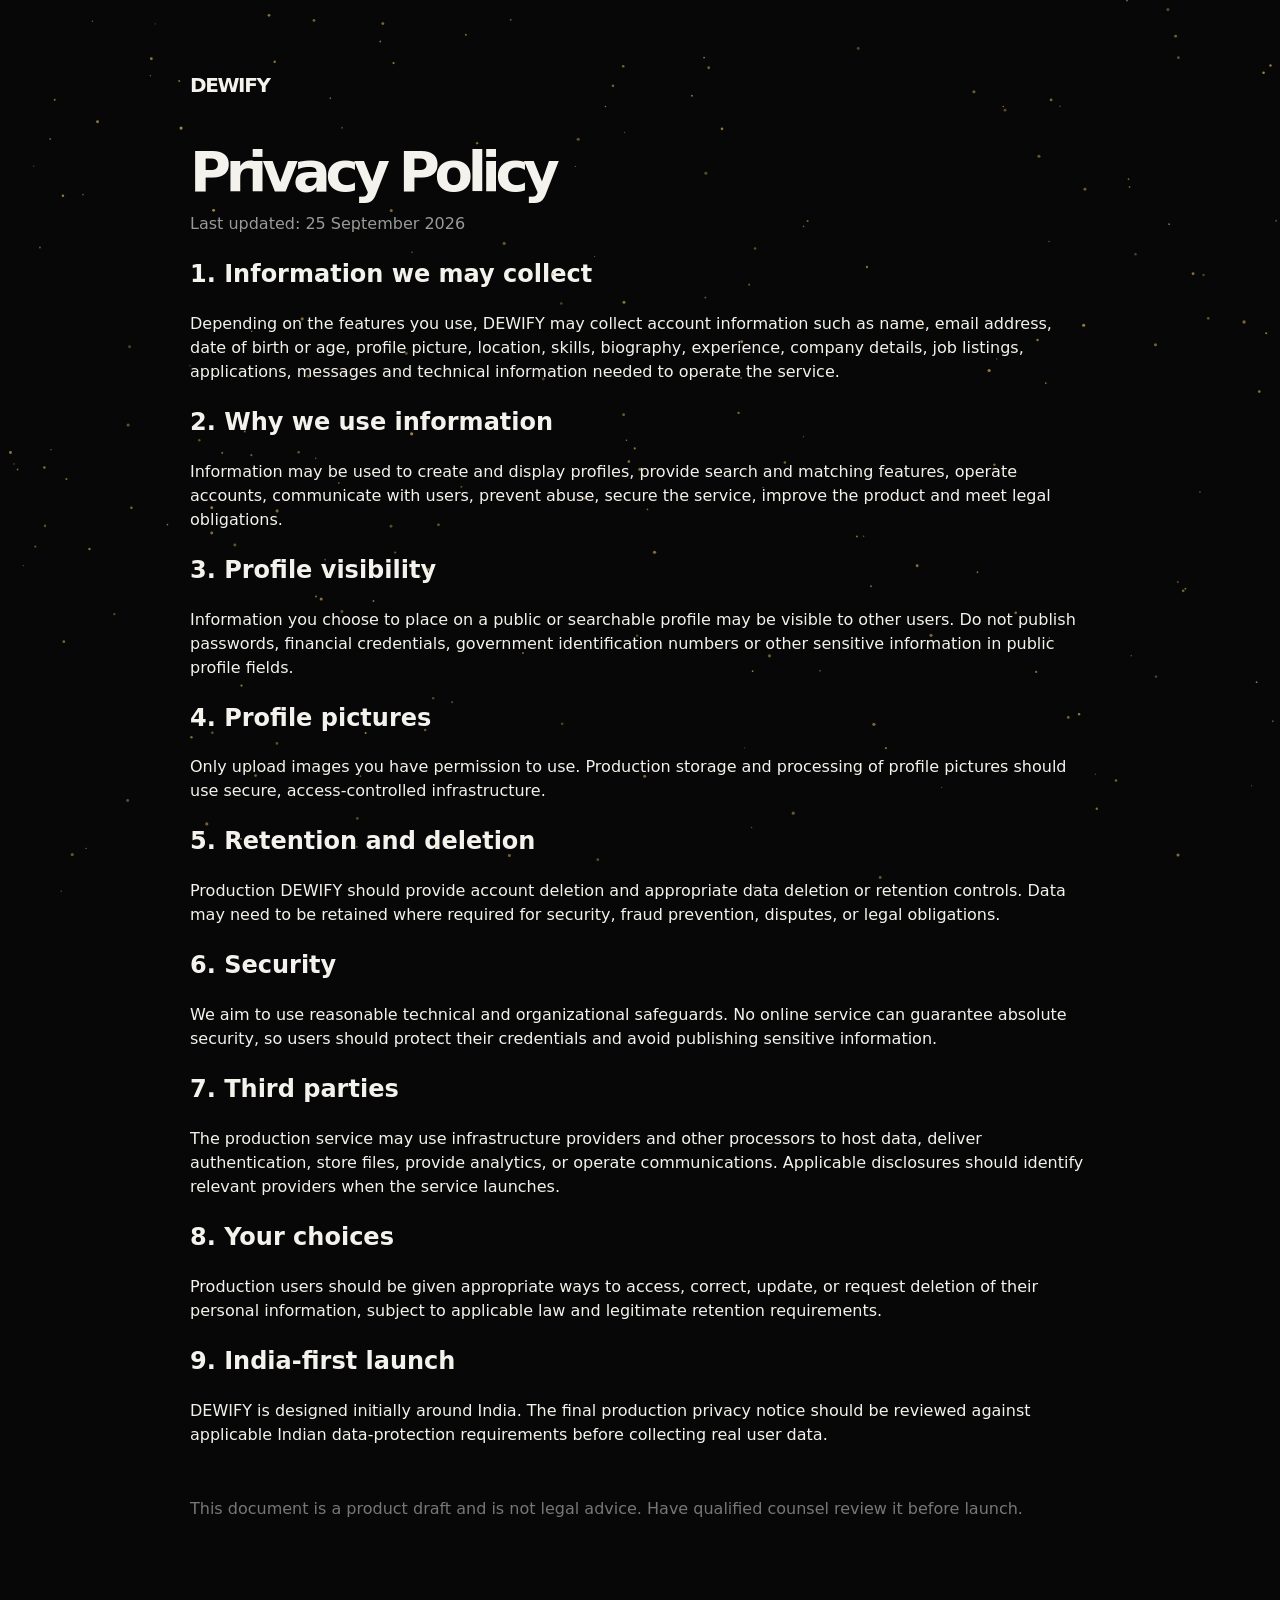
<file: privacy.html>
<!doctype html><html lang="en"><head><meta charset="utf-8"><meta name="viewport" content="width=device-width,initial-scale=1"><title>DEWIFY — Privacy Policy</title><link rel="stylesheet" href="styles.css"></head><body><canvas id="starfield" aria-hidden="true"></canvas><main class="section-pad" style="max-width:900px;margin:0 auto;padding-top:70px;padding-bottom:80px"><a class="brand" href="index.html"><span class="brand-name">DEWIFY</span></a><h1 style="font-size:56px;margin-top:50px">Privacy Policy</h1><p style="color:#999">Last updated: 25 September 2026</p><h2>1. Information we may collect</h2><p>Depending on the features you use, DEWIFY may collect account information such as name, email address, date of birth or age, profile picture, location, skills, biography, experience, company details, job listings, applications, messages and technical information needed to operate the service.</p><h2>2. Why we use information</h2><p>Information may be used to create and display profiles, provide search and matching features, operate accounts, communicate with users, prevent abuse, secure the service, improve the product and meet legal obligations.</p><h2>3. Profile visibility</h2><p>Information you choose to place on a public or searchable profile may be visible to other users. Do not publish passwords, financial credentials, government identification numbers or other sensitive information in public profile fields.</p><h2>4. Profile pictures</h2><p>Only upload images you have permission to use. Production storage and processing of profile pictures should use secure, access-controlled infrastructure.</p><h2>5. Retention and deletion</h2><p>Production DEWIFY should provide account deletion and appropriate data deletion or retention controls. Data may need to be retained where required for security, fraud prevention, disputes, or legal obligations.</p><h2>6. Security</h2><p>We aim to use reasonable technical and organizational safeguards. No online service can guarantee absolute security, so users should protect their credentials and avoid publishing sensitive information.</p><h2>7. Third parties</h2><p>The production service may use infrastructure providers and other processors to host data, deliver authentication, store files, provide analytics, or operate communications. Applicable disclosures should identify relevant providers when the service launches.</p><h2>8. Your choices</h2><p>Production users should be given appropriate ways to access, correct, update, or request deletion of their personal information, subject to applicable law and legitimate retention requirements.</p><h2>9. India-first launch</h2><p>DEWIFY is designed initially around India. The final production privacy notice should be reviewed against applicable Indian data-protection requirements before collecting real user data.</p><p style="color:#777;margin-top:50px">This document is a product draft and is not legal advice. Have qualified counsel review it before launch.</p></main><script src="stars.js?v=20260925-dewify1" defer></script></body></html>
</file>
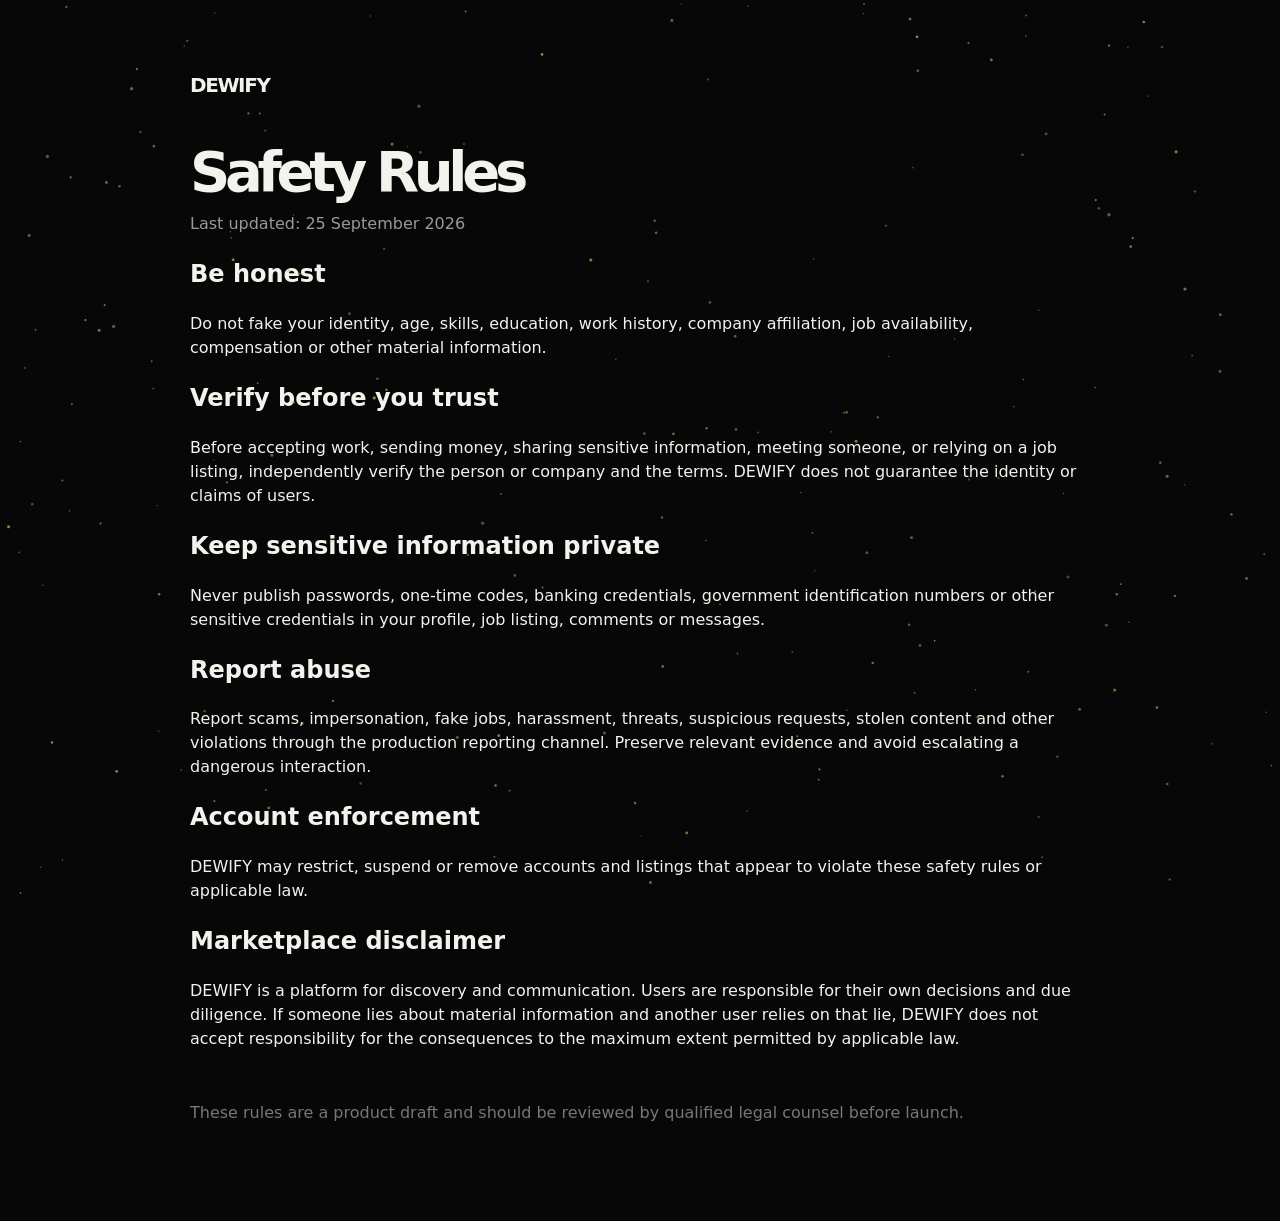
<file: safety.html>
<!doctype html><html lang="en"><head><meta charset="utf-8"><meta name="viewport" content="width=device-width,initial-scale=1"><title>DEWIFY — Safety Rules</title><link rel="stylesheet" href="styles.css"></head><body><canvas id="starfield" aria-hidden="true"></canvas><main class="section-pad" style="max-width:900px;margin:0 auto;padding-top:70px;padding-bottom:80px"><a class="brand" href="index.html"><span class="brand-name">DEWIFY</span></a><h1 style="font-size:56px;margin-top:50px">Safety Rules</h1><p style="color:#999">Last updated: 25 September 2026</p><h2>Be honest</h2><p>Do not fake your identity, age, skills, education, work history, company affiliation, job availability, compensation or other material information.</p><h2>Verify before you trust</h2><p>Before accepting work, sending money, sharing sensitive information, meeting someone, or relying on a job listing, independently verify the person or company and the terms. DEWIFY does not guarantee the identity or claims of users.</p><h2>Keep sensitive information private</h2><p>Never publish passwords, one-time codes, banking credentials, government identification numbers or other sensitive credentials in your profile, job listing, comments or messages.</p><h2>Report abuse</h2><p>Report scams, impersonation, fake jobs, harassment, threats, suspicious requests, stolen content and other violations through the production reporting channel. Preserve relevant evidence and avoid escalating a dangerous interaction.</p><h2>Account enforcement</h2><p>DEWIFY may restrict, suspend or remove accounts and listings that appear to violate these safety rules or applicable law.</p><h2>Marketplace disclaimer</h2><p>DEWIFY is a platform for discovery and communication. Users are responsible for their own decisions and due diligence. If someone lies about material information and another user relies on that lie, DEWIFY does not accept responsibility for the consequences to the maximum extent permitted by applicable law.</p><p style="color:#777;margin-top:50px">These rules are a product draft and should be reviewed by qualified legal counsel before launch.</p></main><script src="stars.js?v=20260925-dewify1" defer></script></body></html>
</file>
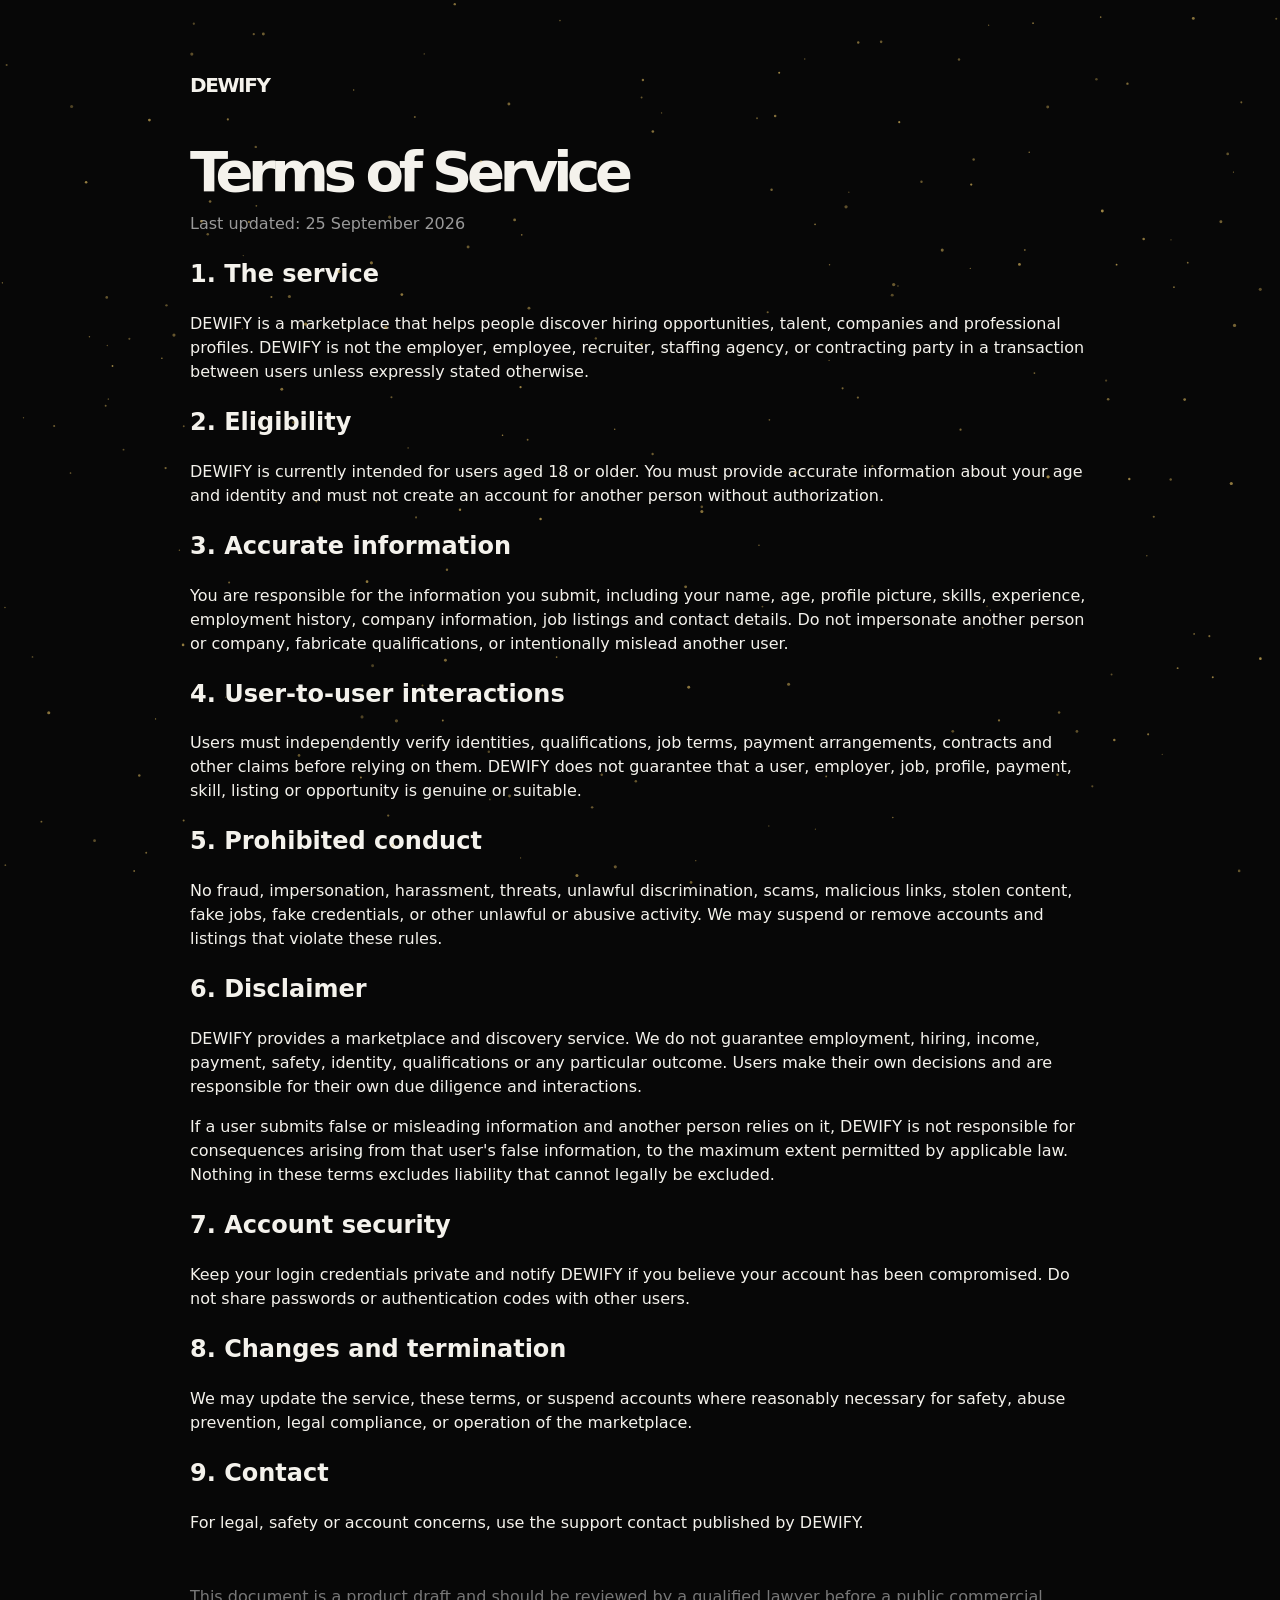
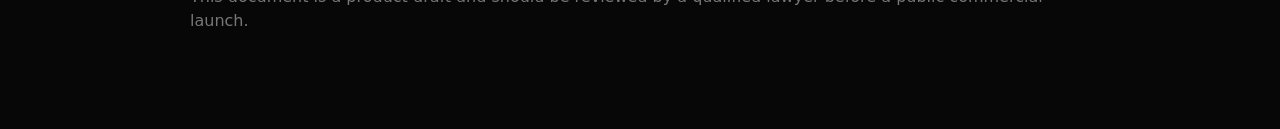
<file: terms.html>
<!doctype html><html lang="en"><head><meta charset="utf-8"><meta name="viewport" content="width=device-width,initial-scale=1"><title>DEWIFY — Terms of Service</title><link rel="stylesheet" href="styles.css"></head><body><canvas id="starfield" aria-hidden="true"></canvas><main class="section-pad" style="max-width:900px;margin:0 auto;padding-top:70px;padding-bottom:80px"><a class="brand" href="index.html"><span class="brand-name">DEWIFY</span></a><h1 style="font-size:56px;margin-top:50px">Terms of Service</h1><p style="color:#999">Last updated: 25 September 2026</p><h2>1. The service</h2><p>DEWIFY is a marketplace that helps people discover hiring opportunities, talent, companies and professional profiles. DEWIFY is not the employer, employee, recruiter, staffing agency, or contracting party in a transaction between users unless expressly stated otherwise.</p><h2>2. Eligibility</h2><p>DEWIFY is currently intended for users aged 18 or older. You must provide accurate information about your age and identity and must not create an account for another person without authorization.</p><h2>3. Accurate information</h2><p>You are responsible for the information you submit, including your name, age, profile picture, skills, experience, employment history, company information, job listings and contact details. Do not impersonate another person or company, fabricate qualifications, or intentionally mislead another user.</p><h2>4. User-to-user interactions</h2><p>Users must independently verify identities, qualifications, job terms, payment arrangements, contracts and other claims before relying on them. DEWIFY does not guarantee that a user, employer, job, profile, payment, skill, listing or opportunity is genuine or suitable.</p><h2>5. Prohibited conduct</h2><p>No fraud, impersonation, harassment, threats, unlawful discrimination, scams, malicious links, stolen content, fake jobs, fake credentials, or other unlawful or abusive activity. We may suspend or remove accounts and listings that violate these rules.</p><h2>6. Disclaimer</h2><p>DEWIFY provides a marketplace and discovery service. We do not guarantee employment, hiring, income, payment, safety, identity, qualifications or any particular outcome. Users make their own decisions and are responsible for their own due diligence and interactions.</p><p>If a user submits false or misleading information and another person relies on it, DEWIFY is not responsible for consequences arising from that user's false information, to the maximum extent permitted by applicable law. Nothing in these terms excludes liability that cannot legally be excluded.</p><h2>7. Account security</h2><p>Keep your login credentials private and notify DEWIFY if you believe your account has been compromised. Do not share passwords or authentication codes with other users.</p><h2>8. Changes and termination</h2><p>We may update the service, these terms, or suspend accounts where reasonably necessary for safety, abuse prevention, legal compliance, or operation of the marketplace.</p><h2>9. Contact</h2><p>For legal, safety or account concerns, use the support contact published by DEWIFY.</p><p style="color:#777;margin-top:50px">This document is a product draft and should be reviewed by a qualified lawyer before a public commercial launch.</p></main><script src="stars.js?v=20260925-dewify1" defer></script></body></html>
</file>
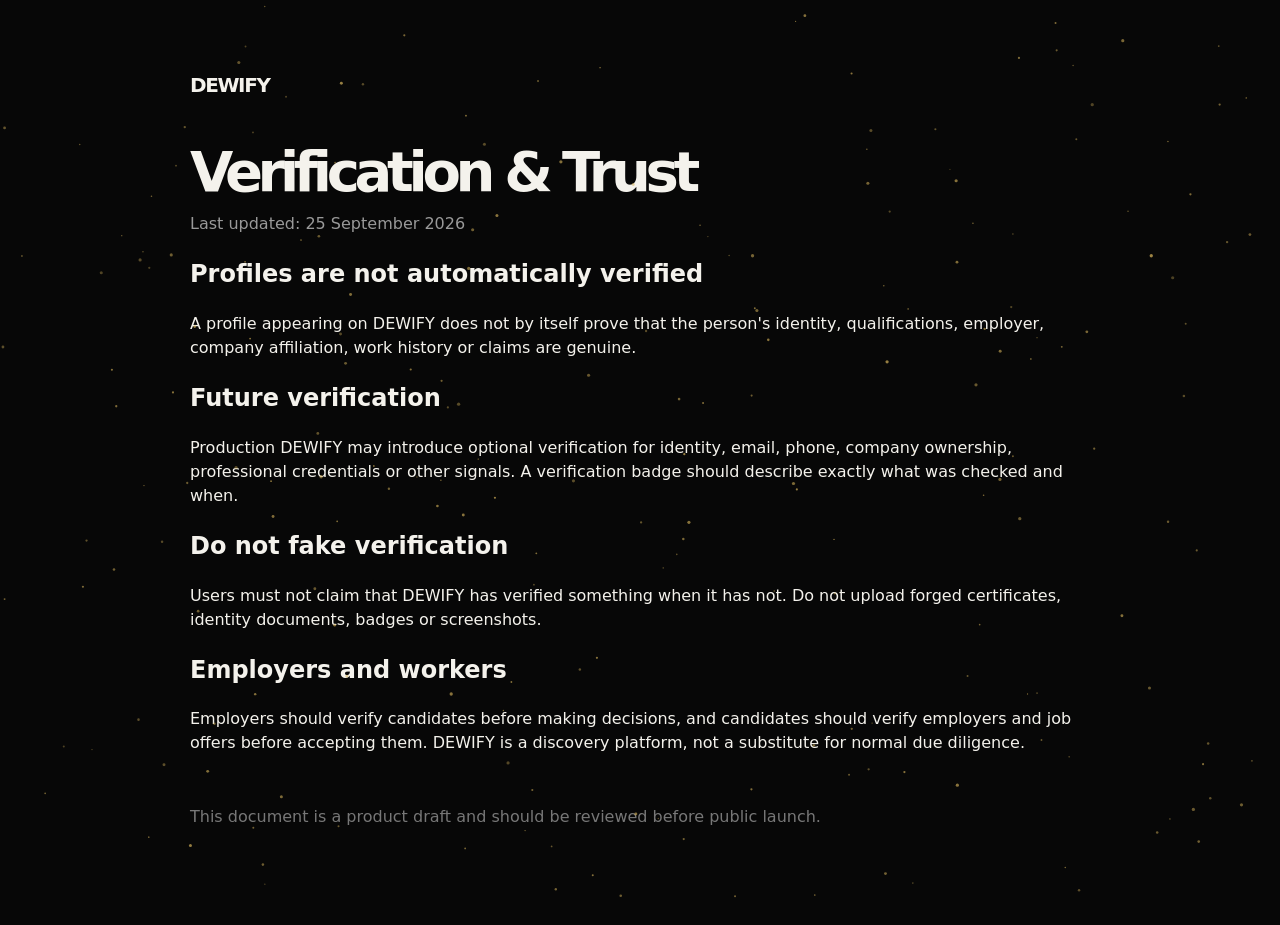
<file: verification.html>
<!doctype html><html lang="en"><head><meta charset="utf-8"><meta name="viewport" content="width=device-width,initial-scale=1"><title>DEWIFY — Verification & Trust</title><link rel="stylesheet" href="styles.css"></head><body><canvas id="starfield" aria-hidden="true"></canvas><main class="section-pad" style="max-width:900px;margin:0 auto;padding-top:70px;padding-bottom:80px"><a class="brand" href="index.html"><span class="brand-name">DEWIFY</span></a><h1 style="font-size:56px;margin-top:50px">Verification & Trust</h1><p style="color:#999">Last updated: 25 September 2026</p><h2>Profiles are not automatically verified</h2><p>A profile appearing on DEWIFY does not by itself prove that the person's identity, qualifications, employer, company affiliation, work history or claims are genuine.</p><h2>Future verification</h2><p>Production DEWIFY may introduce optional verification for identity, email, phone, company ownership, professional credentials or other signals. A verification badge should describe exactly what was checked and when.</p><h2>Do not fake verification</h2><p>Users must not claim that DEWIFY has verified something when it has not. Do not upload forged certificates, identity documents, badges or screenshots.</p><h2>Employers and workers</h2><p>Employers should verify candidates before making decisions, and candidates should verify employers and job offers before accepting them. DEWIFY is a discovery platform, not a substitute for normal due diligence.</p><p style="color:#777;margin-top:50px">This document is a product draft and should be reviewed before public launch.</p></main><script src="stars.js?v=20260925-dewify1" defer></script></body></html>
</file>
<file: styles.css>
:root{--bg:#070708;--panel:#101012;--panel2:#151519;--text:#f5f4f1;--muted:#a4a2a0;--line:#242428;--accent:#ff5b2d;--accent2:#ff8a4b;--white:#fff;--shadow:0 24px 80px rgba(0,0,0,.36)}
*{box-sizing:border-box}html{scroll-behavior:auto}body{margin:0;background:radial-gradient(900px 520px at 75% -10%,rgba(255,82,38,.13),transparent 58%),var(--bg);color:var(--text);font-family:Inter,ui-sans-serif,system-ui,-apple-system,Segoe UI,Roboto,Arial,sans-serif;line-height:1.5}button,input,select,textarea{font:inherit}button{cursor:pointer}.page-shell{min-height:100vh}.section-pad{padding-left:clamp(20px,5vw,88px);padding-right:clamp(20px,5vw,88px)}
.site-header{height:78px;display:flex;align-items:center;justify-content:space-between;padding:0 clamp(20px,5vw,88px);border-bottom:1px solid rgba(255,255,255,.06);position:sticky;top:0;z-index:30;backdrop-filter:none;background:rgba(7,7,8,.78)}.brand{display:flex;align-items:center;gap:10px;color:var(--text);text-decoration:none;font-weight:800;letter-spacing:-.03em;font-size:20px}.brand-mark{width:34px;height:34px;display:grid;place-items:center;border:1px solid rgba(255,110,69,.3);background:linear-gradient(180deg,rgba(255,91,45,.18),rgba(255,91,45,.06));border-radius:10px;box-shadow:0 0 30px rgba(255,91,45,.1)}.brand-mark svg{width:22px;height:22px;fill:var(--accent)}.brand-mark .inner{fill:#ffd4bf}.nav-links{display:flex;gap:28px}.nav-links a{color:#bdbab6;text-decoration:none;font-size:14px}.nav-links a:hover{color:var(--white)}.nav-actions{display:flex;gap:10px}.btn{border:0;border-radius:11px;padding:11px 16px;font-weight:750;transition:.12s transform,.12s background,.12s border-color}.btn:hover{transform:none}.btn-primary{background:linear-gradient(180deg,#ff6e3f,#ef4e24);color:#fff;box-shadow:0 10px 30px rgba(255,91,45,.2)}.btn-secondary{background:#171719;border:1px solid #2b2b30;color:#fff}.btn-ghost{background:transparent;color:#d4d1cf;border:1px solid transparent}.btn-light{background:#f4f2ee;color:#0b0b0d}.btn-lg{padding:14px 20px;font-size:15px;border-radius:13px}
.hero{min-height:680px;display:grid;grid-template-columns:1.1fr .9fr;gap:40px;align-items:center;padding-top:76px;padding-bottom:84px}.eyebrow{color:#ff9d77;text-transform:uppercase;letter-spacing:.18em;font-size:11px;font-weight:850;display:flex;align-items:center;gap:8px}.pulse,.status-dot{display:inline-block;width:7px;height:7px;border-radius:99px;background:var(--accent);box-shadow:0 0 14px rgba(255,91,45,.8)}h1{font-size:clamp(52px,7vw,92px);line-height:.95;letter-spacing:-.06em;margin:18px 0}.accent{color:#ff7040}.hero-sub{max-width:620px;color:#a7a4a1;font-size:18px}.hero-ctas{display:flex;gap:11px;margin:30px 0 18px}.trust-row{color:#77756f;font-size:12px;display:flex;gap:10px}.hero-panel{position:relative;min-height:520px;display:flex;flex-direction:column;justify-content:center;gap:18px}.hero-panel-glow{position:absolute;inset:10% 0 0 10%;background:radial-gradient(circle at 55% 25%,rgba(255,76,30,.2),transparent 42%);filter:none;opacity:.35;pointer-events:none}.search-card,.match-stack{position:relative;border:1px solid rgba(255,255,255,.09);background:linear-gradient(180deg,rgba(20,20,23,.88),rgba(11,11,13,.88));border-radius:20px;box-shadow:var(--shadow)}.search-card{padding:22px}.mini-label{font-size:11px;text-transform:uppercase;letter-spacing:.16em;color:#8b8884;margin-bottom:10px}.big-search{display:flex;align-items:center;gap:10px;background:#09090a;border:1px solid #252529;border-radius:14px;padding:6px}.big-search input{flex:1;min-width:0;background:transparent;border:0;outline:0;color:#f5f4f1;padding:10px}.search-icon{color:#777;line-height:1}.search-go{border:0;background:#202023;color:#fff;border-radius:10px;padding:10px 13px}.search-chips{display:flex;gap:8px;flex-wrap:wrap;margin-top:12px}.search-chips button{background:#18181b;border:1px solid #2a2a2e;color:#aaa;padding:7px 10px;border-radius:999px;font-size:12px}.match-stack{padding:15px}.match-head,.result-toolbar{display:flex;justify-content:space-between;align-items:center;color:#777;font-size:12px}.match-card{display:grid;grid-template-columns:auto 1fr auto;gap:12px;align-items:center;margin-top:11px;padding:12px;border:1px solid #232327;border-radius:13px;background:#121214}.avatar{width:38px;height:38px;border-radius:11px;display:grid;place-items:center;background:#27272b;font-size:12px;font-weight:800}.avatar.orange{background:#3c281e;color:#ff9e6d}.avatar.violet{background:#27233a;color:#b9abff}.match-info{display:flex;flex-direction:column;min-width:0}.match-info strong{font-size:13px}.match-info span{font-size:11px;color:#85827f;white-space:nowrap;overflow:hidden;text-overflow:ellipsis}.match-score{font-weight:850;color:#ff9c74}
.stats{display:grid;grid-template-columns:repeat(4,1fr);gap:18px;padding-top:22px;padding-bottom:72px}.stats>div{padding:18px 18px 16px;border-top:1px solid #252529}.stats strong{display:block;font-size:30px;letter-spacing:-.05em}.stats span{color:#777570;font-size:12px}
.market{padding-top:30px;padding-bottom:92px}.section-head{display:flex;justify-content:space-between;align-items:end;gap:20px;margin-bottom:22px}.section-head h2{font-size:clamp(34px,4.3vw,54px);line-height:1;letter-spacing:-.05em;margin:12px 0 0}.segmented{display:flex;gap:4px;padding:4px;border:1px solid #26262a;border-radius:12px;background:#111113}.seg{border:0;background:transparent;color:#777;padding:9px 13px;border-radius:8px;font-size:12px}.seg.active{background:#242428;color:#fff}.market-search{display:grid;grid-template-columns:auto 1fr 220px auto;gap:10px;align-items:center;padding:7px 8px 7px 14px;border:1px solid #2a2a2e;background:#0e0e10;border-radius:14px;margin-bottom:22px}.market-search input{background:transparent;border:0;outline:0;color:#fff;min-width:0}.market-search select,.filters select{background:#17171a;border:1px solid #2a2a2f;color:#bbb;border-radius:10px;padding:9px 10px}.content-grid{display:grid;grid-template-columns:220px 1fr;gap:22px}.filters{border:1px solid #242427;border-radius:16px;padding:16px;background:#101012;height:max-content}.filter-title{font-weight:800;margin-bottom:18px}.filters>label{display:block;color:#777;margin:17px 0 8px;font-size:11px;text-transform:uppercase;letter-spacing:.12em}.check-list{display:grid;gap:9px;color:#c2bfbc;font-size:13px}.check-list label{display:flex;gap:9px;align-items:center}.results{display:grid;gap:11px}.result-card{border:1px solid #242427;background:#101012;border-radius:16px;padding:16px;display:grid;grid-template-columns:1fr auto;gap:12px}.result-main{min-width:0}.result-top{display:flex;gap:9px;align-items:center;color:#7e7b77;font-size:12px}.result-title{font-size:19px;font-weight:800;letter-spacing:-.03em;margin:6px 0}.result-meta{color:#8a8782;font-size:12px}.tag-row{display:flex;gap:6px;flex-wrap:wrap;margin-top:12px}.tag{padding:5px 8px;background:#17171a;border:1px solid #29292d;border-radius:7px;color:#b4b0ac;font-size:11px}.result-side{display:flex;flex-direction:column;align-items:end;justify-content:space-between}.result-pay{font-weight:850;font-size:14px}.apply-btn{border:1px solid #2c2c31;background:#171719;color:#fff;padding:9px 11px;border-radius:9px}.link-btn{border:0;background:transparent;color:#ff8f66;padding:0}
.split-section{display:grid;grid-template-columns:1fr 1fr;gap:16px;padding-bottom:90px}.split-card{border-radius:22px;padding:38px;min-height:340px;display:flex;flex-direction:column;align-items:flex-start;justify-content:flex-end}.split-card h3{font-size:clamp(34px,4vw,54px);letter-spacing:-.06em;line-height:.96;margin:15px 0}.split-card p{max-width:480px;color:#ddd9d4}.worker-card{background:linear-gradient(150deg,#1d1b1a,#121213 70%);border:1px solid #34302d}.employer-card{background:linear-gradient(150deg,#f2efe9,#dcd5cb);color:#0d0d0f}.employer-card p{color:#55504b}.split-tag{font-size:10px;letter-spacing:.17em;font-weight:850;color:#ff8459}.employer-card .split-tag{color:#8e4129}
.how{padding-top:20px;padding-bottom:92px}.center-head{text-align:center;align-items:center;display:flex;flex-direction:column}.center-head p{color:#7d7a76;margin-top:10px}.steps{display:grid;grid-template-columns:repeat(4,1fr);gap:14px;margin-top:30px}.step{border-top:1px solid #2a2a2d;padding:17px 0}.step span{font-size:11px;color:#ff8d64}.step h4{margin:10px 0 5px;font-size:16px}.step p{margin:0;color:#787570;font-size:12px}.cta{padding-bottom:88px}.cta-inner{border:1px solid #2b2928;background:radial-gradient(circle at 85% 30%,rgba(255,91,45,.18),transparent 38%),#121113;border-radius:24px;padding:36px;display:flex;justify-content:space-between;gap:30px;align-items:center}.cta-inner h2{font-size:clamp(34px,4.2vw,54px);letter-spacing:-.05em;line-height:1;margin:10px 0}.cta-inner p{color:#88847f}.footer{padding-top:28px;padding-bottom:35px;border-top:1px solid #1e1e22;display:flex;justify-content:space-between;align-items:center;color:#716e69;font-size:12px}.footer-brand{display:flex;align-items:center;gap:9px;color:#bbb7b2;font-weight:800}.small{width:26px;height:26px;border-radius:8px}.small svg{width:17px;height:17px}
.modal-backdrop{position:fixed;inset:0;background:rgba(0,0,0,.84);display:grid;place-items:center;z-index:50;padding:20px;overflow:hidden}.modal{width:min(520px,100%);max-height:calc(100vh - 40px);overflow:auto;background:#121214;border:1px solid #2a2a2f;border-radius:18px;padding:26px;position:relative;box-shadow:0 30px 100px rgba(0,0,0,.5)}.modal-close{position:absolute;right:12px;top:10px;border:0;background:transparent;color:#777;font-size:25px}.modal h3{font-size:32px;letter-spacing:-.05em;margin:10px 0}.modal p{color:#85817c;font-size:13px}.modal form{display:grid;gap:10px;margin-top:18px}.modal input:not([type="checkbox"]),.modal select,.modal textarea{background:#0c0c0e;border:1px solid #2a2a2f;color:#fff;border-radius:11px;padding:12px;outline:0;width:100%}.modal textarea{min-height:92px;resize:vertical}.modal input:focus,.modal select:focus,.modal textarea:focus{border-color:#ff7040;box-shadow:0 0 0 3px rgba(255,91,45,.1)}.modal .btn{width:100%;margin-top:2px}.form-section{display:grid;gap:10px;padding:14px 0;border-top:1px solid #252529}.form-label{font-size:11px;text-transform:uppercase;letter-spacing:.14em;color:#ff9d77;font-weight:800}.field-label{font-size:11px;color:#888}.form-footnote{font-size:10px;color:#66635f;line-height:1.5}.profile-photo-block{display:flex;align-items:center;gap:14px;padding:4px 0 14px}.profile-preview{width:72px;height:72px;border-radius:18px;border:1px dashed #45454b;background:#0c0c0e;display:grid;place-items:center;color:#777;font-size:28px;overflow:hidden;flex:none}.profile-preview img{width:100%;height:100%;object-fit:cover}.upload-btn{display:inline-block;background:#1b1b1f;border:1px solid #303035;color:#fff;padding:9px 12px;border-radius:9px;font-size:12px;font-weight:750;cursor:pointer}.age-note{font-size:11px;color:#777}.age-note.bad{color:#ff6e57}.check-row{display:flex;align-items:flex-start;gap:9px;color:#aaa7a2;font-size:11px;line-height:1.45}.check-row input{width:auto;margin-top:2px}.check-row a{color:#ff9d77}.required-check{padding:4px 0}.legal-warning{font-size:10px;line-height:1.55;color:#b0aca7;border:1px solid #3b2a25;background:rgba(255,91,45,.06);border-radius:11px;padding:11px}.legal-warning strong{color:#ff9d77}.form-error{border:1px solid #7d3427;background:rgba(255,75,45,.1);color:#ffad99;border-radius:10px;padding:10px;font-size:11px}.legal-links{display:flex;gap:14px;flex-wrap:wrap}.legal-links a{color:#8f8a84;text-decoration:none}.legal-links a:hover{color:#ff9d77}
@media(max-width:900px){.nav-links{display:none}.hero{grid-template-columns:1fr;min-height:auto;padding-top:56px}.hero-panel{min-height:auto}.stats{grid-template-columns:repeat(2,1fr)}.content-grid{grid-template-columns:1fr}.filters{display:grid;grid-template-columns:repeat(2,1fr);gap:10px;align-items:center}.filter-title{grid-column:1/-1}.filters>label{margin:0}.steps{grid-template-columns:repeat(2,1fr)}.cta-inner{flex-direction:column;align-items:flex-start}.market-search{grid-template-columns:auto 1fr auto}.market-search select{display:none}}
@media(max-width:620px){.site-header{height:64px;padding:0 12px}.nav-actions .btn-ghost{display:inline-flex;padding:8px 9px;font-size:11px}.nav-actions .btn-primary{padding:8px 10px;font-size:11px;white-space:nowrap}.brand-name{font-size:17px}.section-pad{padding-left:16px;padding-right:16px}.hero{padding-top:34px;padding-bottom:50px;gap:28px}.hero-ctas{flex-direction:column}.hero-ctas .btn{width:100%}.stats{grid-template-columns:1fr 1fr;padding-bottom:50px}.section-head{align-items:flex-start;flex-direction:column}.segmented{width:100%;overflow:auto}.seg{flex:1;white-space:nowrap}.market-search{grid-template-columns:auto 1fr;padding:6px 8px}.market-search .btn{grid-column:1/-1;width:100%}.content-grid{gap:12px}.filters{grid-template-columns:1fr 1fr;padding:12px;gap:8px}.result-card{grid-template-columns:1fr;padding:12px}.result-side{align-items:stretch;gap:9px}.apply-btn{width:100%;padding:10px}.split-section{grid-template-columns:1fr}.split-card{min-height:280px;padding:24px}.steps{grid-template-columns:1fr 1fr}.cta-inner{padding:24px}.footer{flex-direction:column;gap:14px;align-items:flex-start}.modal-backdrop{padding:8px;align-items:end}.modal{width:100%;max-height:calc(100dvh - 16px);border-radius:18px 18px 12px 12px;padding:20px 16px}.modal h3{font-size:27px}.form-grid-two{grid-template-columns:1fr!important}.profile-photo-block{align-items:flex-start}}
.profile-picker{display:flex;gap:14px;align-items:center;margin-bottom:10px}.avatar-preview{width:64px;height:64px;border-radius:16px;border:1px dashed #3a3a40;background:#0c0c0e;color:#777;display:grid;place-items:center;font-size:26px;overflow:hidden;flex:0 0 auto}.avatar-preview img{width:100%;height:100%;object-fit:cover}.file-label{display:inline-flex;align-items:center;gap:8px;background:#171719;border:1px solid #2b2b30;border-radius:10px;color:#fff;padding:9px 11px;font-size:12px;font-weight:700;cursor:pointer}.file-label input{display:none}.field-help{font-size:10px;color:#66635f;margin-top:5px}.form-grid-two{display:grid;grid-template-columns:1fr 1fr;gap:10px}.field-label{display:block;font-size:10px;text-transform:uppercase;letter-spacing:.1em;color:#777;margin:0 0 5px}.modal form textarea{background:#0c0c0e;border:1px solid #2a2a2f;color:#fff;border-radius:11px;padding:12px;outline:0;resize:vertical}.legal-check{display:grid!important;grid-template-columns:18px minmax(0,1fr)!important;gap:9px!important;align-items:start!important;width:100%!important;min-width:0!important}.legal-check input[type="checkbox"]{display:block!important;width:16px!important;min-width:16px!important;height:16px!important;margin:2px 0 0!important;padding:0!important;accent-color:#ff5b2d}.legal-check a,.signup-disclaimer a{color:#ff8f66}.signup-disclaimer{font-size:10px;line-height:1.55;color:#77716c;background:#0d0d0f;border:1px solid #252529;border-radius:10px;padding:11px}.form-status{font-size:12px;color:#9da09f;min-height:18px}.form-status.good{color:#9de6af}.form-status.bad{color:#ff9292}.brand-mark img{width:70%;height:70%;object-fit:contain;border-radius:7px}.footer-links{display:inline-flex;gap:10px;margin-left:10px}.footer-links a{color:#8f8b86;text-decoration:none}.account-chip{display:inline-flex;align-items:center;gap:8px;border:1px solid #2b2b30;background:#171719;color:#fff;border-radius:11px;padding:5px 9px 5px 6px;font-weight:750}.profile-avatar{width:30px;height:30px;border-radius:9px;display:grid;place-items:center;background:#27272b;color:#fff;font-size:11px;font-weight:850;overflow:hidden;flex:none}.profile-avatar.large{width:66px;height:66px;border-radius:16px;font-size:24px}.profile-avatar img{width:100%;height:100%;object-fit:cover}.account-name{max-width:140px;overflow:hidden;text-overflow:ellipsis;white-space:nowrap;font-size:12px}.profile-account-card{display:flex;align-items:center;gap:14px;padding:12px 0 18px}.profile-name{font-size:18px;font-weight:800}.profile-email{font-size:11px;color:#777;margin-top:2px;overflow-wrap:anywhere}.profile-grid{display:grid;grid-template-columns:1fr 1fr;gap:10px;margin-bottom:14px}.profile-grid>div{border:1px solid #242427;background:#0d0d0f;border-radius:10px;padding:11px}.profile-grid span{display:block;color:#666;font-size:10px;text-transform:uppercase;letter-spacing:.1em;margin-bottom:4px}.profile-grid strong{font-size:12px}.job-result-card{grid-template-columns:92px minmax(0,1fr) auto;align-items:stretch}.job-thumb{width:92px;min-height:92px;border-radius:12px;border:1px solid #29292d;background:#171719;display:grid;place-items:center;overflow:hidden;color:#777;font-weight:800}.job-thumb img{width:100%;height:100%;min-height:92px;object-fit:cover;display:block}.job-thumbnail-field{display:grid;gap:7px}.job-thumbnail-preview{width:100%;height:140px;border:1px dashed #303036;border-radius:12px;background:#0d0d0f;display:grid;place-items:center;overflow:hidden;color:#666}.job-thumbnail-preview img{width:100%;height:100%;object-fit:cover;display:block}.job-thumbnail-preview span{font-size:11px;color:#666}.split-note{font-size:12px;color:#77716c;line-height:1.5;max-width:460px}
@media(max-width:620px){.job-result-card{grid-template-columns:68px minmax(0,1fr)}.job-result-card .result-side{grid-column:1/-1}.job-thumb{width:68px;min-height:68px;height:68px}.job-thumb img{min-height:68px}.profile-grid{grid-template-columns:1fr}.footer-links{margin-left:0;display:flex;flex-wrap:wrap}}

.profile-grid{margin-top:10px}
.profile-grid>div{min-width:0}
.profile-grid strong{overflow-wrap:anywhere}
.split-note{line-height:1.5}

.edit-profile-top{padding:8px 11px;font-size:12px}
@media(max-width:620px){.edit-profile-top{display:none}}

/* Mobile performance and layout pass */
html,body{width:100%;max-width:100%;overflow-x:hidden}
img{max-width:100%}
button,a,input,select,textarea{-webkit-tap-highlight-color:transparent}
@media (max-width: 720px){
  body{background:var(--bg);font-size:15px}
  .section-pad{padding-left:14px;padding-right:14px}
  .site-header{height:62px;padding:0 12px;gap:8px}
  .brand{gap:8px;min-width:0}
  .brand-mark{width:30px;height:30px;border-radius:8px;box-shadow:none}
  .brand-name{font-size:16px}
  .nav-actions{gap:6px;min-width:0}
  .nav-actions .btn{min-height:38px}
  .nav-actions .btn-ghost{padding:7px 9px;font-size:11px}
  .nav-actions .btn-primary{padding:7px 10px;font-size:11px}
  .account-chip{min-height:38px;padding:4px 8px 4px 5px}
  .account-name{max-width:90px}
  .edit-profile-top{display:inline-flex!important;min-height:38px;padding:7px 9px!important;font-size:11px!important}
  .hero{padding-top:28px;padding-bottom:40px;gap:22px}
  .hero-copy{min-width:0}
  .eyebrow{font-size:9px;letter-spacing:.13em}
  h1{font-size:clamp(42px,13vw,62px);line-height:.94;letter-spacing:-.055em;margin:14px 0}
  .hero-sub{font-size:15px;line-height:1.55}
  .hero-ctas{gap:8px;margin:22px 0 14px}
  .hero-ctas .btn{min-height:48px}
  .trust-row{font-size:10px;gap:7px;flex-wrap:wrap}
  .hero-panel{width:100%;gap:10px}
  .hero-panel-glow{display:none}
  .search-card,.match-stack{border-radius:15px;box-shadow:none}
  .search-card{padding:14px}
  .big-search{padding:4px;gap:6px}
  .big-search input{font-size:14px;padding:10px 8px}
  .search-go{padding:10px 11px;white-space:nowrap}
  .search-chips{gap:6px;margin-top:9px}
  .search-chips button{padding:8px 9px;font-size:11px}
  .match-stack{padding:11px}
  .match-card{grid-template-columns:auto minmax(0,1fr) auto;gap:9px;padding:10px;margin-top:8px}
  .match-info span{font-size:10px}
  .stats{gap:8px;padding-top:8px;padding-bottom:42px}
  .stats>div{padding:12px 10px}
  .stats strong{font-size:23px}
  .stats span{font-size:10px}
  .market{padding-top:10px;padding-bottom:60px}
  .section-head{margin-bottom:14px;gap:12px}
  .section-head h2{font-size:36px;margin-top:8px}
  .segmented{width:100%;padding:3px}
  .seg{min-height:40px;padding:8px 10px}
  .market-search{display:grid;grid-template-columns:1fr;gap:7px;padding:8px;margin-bottom:14px}
  .market-search .search-icon{display:none}
  .market-search input,.market-search select,.market-search .btn{width:100%;min-height:44px}
  .market-search select{display:block}
  .content-grid{display:block}
  .filters{display:grid;grid-template-columns:1fr 1fr;gap:8px;padding:10px;margin-bottom:12px}
  .filter-title{grid-column:1/-1;margin-bottom:2px}
  .filters>label{margin:0;padding-top:6px}
  .filters .check-list{grid-column:1/-1;grid-template-columns:repeat(3,1fr);gap:6px}
  .check-list label{justify-content:flex-start;min-height:36px}
  .filters select{width:100%;min-height:40px}
  .result-toolbar{font-size:11px}
  .results{gap:8px}
  .result-card{border-radius:13px;padding:11px;gap:9px}
  .result-title{font-size:17px}
  .result-top{font-size:10px;gap:6px;flex-wrap:wrap}
  .result-meta{font-size:11px}
  .tag-row{margin-top:9px}
  .tag{font-size:10px;padding:4px 6px}
  .result-side{gap:8px}
  .apply-btn{min-height:42px}
  .job-result-card{grid-template-columns:64px minmax(0,1fr);align-items:start}
  .job-thumb{width:64px;height:64px;min-height:64px;border-radius:10px}
  .job-thumb img{min-height:64px}
  .split-section{gap:10px;padding-bottom:58px}
  .split-card{min-height:250px;padding:22px;border-radius:17px}
  .split-card h3{font-size:39px}
  .how{padding-bottom:58px}
  .steps{grid-template-columns:1fr 1fr;gap:10px;margin-top:20px}
  .step{padding:13px 0}
  .step h4{font-size:14px}
  .step p{font-size:11px}
  .cta{padding-bottom:56px}
  .cta-inner{padding:22px;border-radius:17px;gap:18px}
  .cta-inner h2{font-size:38px}
  .footer{padding-top:22px;padding-bottom:28px;font-size:10px}
  .footer-links{gap:8px}
  .modal-backdrop{padding:0;place-items:stretch}
  .modal{width:100%;height:100%;max-height:100dvh;border:0;border-radius:0;padding:18px 14px 22px;box-shadow:none}
  .modal h3{font-size:26px;margin:8px 0}
  .modal p{font-size:12px}
  .modal-close{right:10px;top:8px;min-width:40px;min-height:40px}
  .modal form{gap:9px;margin-top:14px}
  .modal input:not([type="checkbox"]),.modal select,.modal textarea{min-height:44px}
  .modal .btn{min-height:44px}
  .profile-picker{align-items:flex-start}
  .profile-grid{grid-template-columns:1fr 1fr}
  .profile-grid>div{padding:9px}
  .job-thumbnail-preview{height:120px}
}
@media (max-width: 420px){
  .site-header{padding:0 8px}
  .brand-name{font-size:15px}
  .brand-mark{width:28px;height:28px}
  .nav-actions .btn-ghost{padding:7px 7px}
  .nav-actions .btn-primary{padding:7px 8px}
  .account-name{display:none}
  .edit-profile-top{padding:7px 8px!important}
  .hero{padding-top:22px}
  .hero-sub{font-size:14px}
  .stats strong{font-size:21px}
  .filters{grid-template-columns:1fr}
  .filters .check-list{grid-template-columns:1fr 1fr 1fr}
  .steps{grid-template-columns:1fr}
  .profile-grid{grid-template-columns:1fr}
}
@media (prefers-reduced-motion: reduce){
  *,*::before,*::after{scroll-behavior:auto!important;transition:none!important}
}


/* Image upload and crop editor */
.image-editor-block{display:grid;gap:9px}
.image-dropzone{min-height:150px;border:1px dashed #3a3a40;border-radius:14px;background:#0d0d0f;display:flex;flex-direction:column;align-items:center;justify-content:center;text-align:center;gap:6px;color:#b0aca7;cursor:pointer;padding:18px;transition:border-color .15s,background .15s}
.image-dropzone:hover,.image-dropzone.dragging{border-color:#ff7040;background:#151112}
.image-dropzone strong{font-size:13px;color:#fff}
.image-dropzone span{font-size:11px;color:#888}
.image-dropzone small{font-size:10px;color:#66635f}
.image-drop-icon{width:36px;height:36px;border-radius:10px;border:1px solid #303036;background:#171719;color:#999;display:grid;place-items:center;font-size:20px;margin-bottom:2px}
.image-editor{display:grid;gap:10px}
.image-editor[hidden]{display:none}
.image-editor canvas{width:100%;max-height:360px;object-fit:contain;background:#080809;border:1px solid #29292d;border-radius:12px;display:block}
.image-adjustments{display:grid;grid-template-columns:1fr;gap:8px}
.image-adjustments label{font-size:10px;text-transform:uppercase;letter-spacing:.1em;color:#777;display:grid;gap:6px}
.image-adjustments input[type="range"]{width:100%;accent-color:#ff6a3d}
.image-reset{width:auto!important}
.image-current-note{font-size:10px;color:#6f6b67;line-height:1.45}
.job-detail-image{width:100%;aspect-ratio:16/9;border-radius:13px;overflow:hidden;border:1px solid #2a2a2f;background:#0c0c0e;margin:6px 0 14px}
.job-detail-image img{width:100%;height:100%;object-fit:cover;display:block}
.job-detail-grid{display:grid;grid-template-columns:1fr 1fr;gap:9px;margin:4px 0 13px}
.job-detail-grid>div,.contact-card{background:#0d0d0f;border:1px solid #29292d;border-radius:11px;padding:11px;min-width:0}
.job-detail-grid span,.contact-card span{display:block;font-size:9px;text-transform:uppercase;letter-spacing:.1em;color:#777;margin-bottom:4px}
.job-detail-grid strong,.contact-card strong{display:block;font-size:12px;color:#fff;overflow-wrap:anywhere}
.job-detail-description{font-size:12px;line-height:1.65;color:#b3afa9;background:#0d0d0f;border:1px solid #29292d;border-radius:11px;padding:13px;white-space:pre-wrap;margin-bottom:12px}
.job-contact-grid{display:grid;grid-template-columns:1fr 1fr;gap:9px;margin-bottom:12px}
.contact-card{text-decoration:none;color:inherit}
.contact-card:hover{border-color:#ff7040}
@media(max-width:620px){
  .job-detail-grid,.job-contact-grid{grid-template-columns:1fr}
  .image-dropzone{min-height:130px}
}


.delete-job-btn{width:100%;margin-top:7px;border:1px solid #5a2620;background:#21100e;color:#ff9b8d;border-radius:9px;padding:8px 10px;font-size:11px;font-weight:750;cursor:pointer}
.delete-job-btn:hover{border-color:#ff6047;background:#2a1311;color:#ffb0a4}
.delete-job-btn:disabled{opacity:.55;cursor:wait}


/* Signed-in management workspace */
.manage{padding-top:20px;padding-bottom:20px}
.manage[hidden]{display:none}
.manage .section-head p{max-width:620px}
.manage-grid{display:grid;grid-template-columns:1.35fr .65fr;gap:16px;margin-top:18px}
.manage-card{border:1px solid #29292d;background:#111113;border-radius:16px;padding:18px;min-width:0}
.manage-card-head{display:flex;align-items:flex-start;justify-content:space-between;gap:12px;margin-bottom:14px}
.manage-card h3{margin:7px 0 0;font-size:23px;letter-spacing:-.035em}
.manage-post-btn{white-space:nowrap;width:auto!important}
.manage-list{display:grid;gap:10px}
.manage-job{display:grid;grid-template-columns:72px minmax(0,1fr) auto;gap:12px;align-items:center;border:1px solid #28282d;background:#0c0c0e;border-radius:12px;padding:10px}
.manage-job-thumb{width:72px;height:54px;border-radius:9px;background:#171719;border:1px solid #29292d;display:grid;place-items:center;overflow:hidden;color:#777;font-size:11px;font-weight:800}
.manage-job-thumb img{width:100%;height:100%;object-fit:cover}
.manage-job-main{min-width:0}
.manage-job-main strong{display:block;color:#fff;font-size:13px;overflow-wrap:anywhere}
.manage-job-main span,.manage-job-main small{display:block;color:#777;font-size:10px;margin-top:3px;overflow-wrap:anywhere}
.manage-job-actions{display:flex;gap:7px}
.manage-job-actions .btn{width:auto!important;margin:0!important;min-width:72px}
.btn-danger{border:1px solid #5a2620;background:#21100e;color:#ff9b8d;border-radius:9px;padding:9px 11px;font-size:12px;font-weight:750;cursor:pointer}
.btn-danger:hover{border-color:#ff6047;background:#2a1311;color:#ffb0a4}
.manage-empty{border:1px dashed #303036;border-radius:12px;padding:24px;color:#777;text-align:center;font-size:12px}
.manage-profile{min-width:0;margin-top:14px}
.manage-profile-top{display:flex;gap:12px;align-items:center;padding:12px;border:1px solid #29292d;background:#0c0c0e;border-radius:12px}
.manage-profile-top strong,.manage-profile-top span{display:block}
.manage-profile-top strong{font-size:15px}
.manage-profile-top span{font-size:10px;color:#777;margin-top:3px;overflow-wrap:anywhere}
.manage-profile-fields{display:grid;gap:9px;margin-top:10px}
.manage-profile-fields>div{border:1px solid #29292d;background:#0d0d0f;border-radius:10px;padding:10px}
.manage-profile-fields span{display:block;font-size:9px;text-transform:uppercase;letter-spacing:.1em;color:#777;margin-bottom:4px}
.manage-profile-fields strong{display:block;font-size:11px;color:#fff;line-height:1.45;overflow-wrap:anywhere}
.manage-actions{display:grid;grid-template-columns:1fr 1fr;gap:8px;margin-top:12px}
.manage-actions .btn{margin:0!important}

@media(max-width:900px){
  .manage-grid{grid-template-columns:1fr}
}
@media(max-width:620px){
  .manage{padding-top:10px}
  .manage-card{padding:13px;border-radius:14px}
  .manage-card-head{flex-direction:column}
  .manage-post-btn{width:100%!important}
  .manage-job{grid-template-columns:58px minmax(0,1fr);align-items:start}
  .manage-job-thumb{width:58px;height:50px}
  .manage-job-actions{grid-column:1/-1}
  .manage-job-actions .btn{flex:1}
}

/* DEWIFY marketplace theme: matched to the Dewify-Ecommerce visual system, with a gold accent. */
:root{
  --bg:#070707;--panel:#0d0d0d;--panel2:#111111;--text:#f4f2ec;--muted:#99978f;--dim:#676760;
  --line:rgba(244,242,236,.12);--line-strong:rgba(244,242,236,.25);--accent:#d6b45c;--accent2:#f0d487;
  --white:#f4f2ec;--shadow:0 30px 90px rgba(0,0,0,.5);
}
html{scroll-behavior:smooth}
body{background:var(--bg);color:var(--text);font-family:system-ui,-apple-system,"Segoe UI",sans-serif}
#starfield{position:fixed;inset:0;z-index:0;pointer-events:none;opacity:.8;contain:strict}
.page-shell{position:relative;z-index:1}
.site-header{height:66px;padding:0 max(20px,calc((100vw - 1160px)/2));border-bottom:1px solid var(--line);background:rgba(7,7,7,.94);backdrop-filter:blur(12px)}
.brand{font-size:20px;font-weight:850;letter-spacing:-.07em}
.brand-mark{width:34px;height:34px;border:1px solid rgba(214,180,92,.34);background:linear-gradient(180deg,rgba(214,180,92,.16),rgba(214,180,92,.04));border-radius:10px;box-shadow:none}
.brand-mark img{width:78%;height:78%;object-fit:contain;border-radius:7px}
.nav-links{gap:28px;font-size:11px;text-transform:uppercase;letter-spacing:.08em}
.nav-links a{color:var(--muted);font-size:11px;transition:color .15s ease}
.nav-links a:hover{color:var(--text)}
.nav-actions{gap:8px}
.btn{border-radius:8px;font-size:10px;font-weight:800;letter-spacing:.09em;text-transform:uppercase;min-height:42px}
.btn-primary{background:var(--text);color:var(--bg);border:1px solid var(--text);box-shadow:none}
.btn-primary:hover{background:#fff}
.btn-secondary{background:#0d0d0d;border:1px solid var(--line-strong);color:var(--text)}
.btn-ghost{background:transparent;color:var(--muted);border:1px solid transparent}
.btn-light{background:var(--text);color:var(--bg);border-color:var(--text)}
.hero,.stats,.market,.manage,.split-section,.how,.cta{width:min(1160px,calc(100% - 40px));margin-inline:auto}
.section-pad{padding-left:0;padding-right:0}
.hero{min-height:calc(100vh - 66px);grid-template-columns:minmax(0,1.5fr) minmax(280px,.6fr);gap:60px;padding-block:90px}
.hero h1,h1{font-size:clamp(70px,11vw,148px);line-height:.79;letter-spacing:-.095em}
.hero h1 .accent,.accent{color:transparent;-webkit-text-stroke:1px rgba(244,242,236,.76)}
.hero-sub{max-width:480px;color:var(--muted);font-size:14px;line-height:1.7}
.eyebrow{margin:0 0 12px;color:var(--muted);font-size:9px;font-weight:800;letter-spacing:.18em;text-transform:uppercase}
.pulse,.status-dot{width:8px;height:8px;background:var(--accent);box-shadow:0 0 0 4px rgba(214,180,92,.10)}
.hero-panel{border:1px solid var(--line-strong);background:rgba(12,12,12,.72);padding:22px;box-shadow:0 20px 60px rgba(0,0,0,.36);border-radius:14px;min-height:0}
.hero-panel-glow{display:none}
.search-card,.match-stack{border:1px solid var(--line);background:rgba(13,13,13,.86);border-radius:14px;box-shadow:none}
.search-card{padding:22px}
.mini-label{font:9px ui-monospace,SFMono-Regular,Menlo,monospace;letter-spacing:.11em;color:var(--dim);text-transform:uppercase}
.status-title{margin-top:54px;font-size:31px;line-height:.96;letter-spacing:-.06em}
.hero-panel>p:not(.eyebrow){color:var(--muted)}
.status-rows{border-top:1px solid var(--line);margin-top:34px}
.status-rows div{font:9px ui-monospace,SFMono-Regular,Menlo,monospace;color:var(--muted);border-bottom:1px solid var(--line)}
.status-rows span{color:var(--dim)}
.match-stack{padding:15px}
.match-head,.result-toolbar{color:var(--dim)}
.match-card{border:1px solid var(--line);background:rgba(13,13,13,.72);border-radius:12px}
.avatar{background:#171717;color:var(--text);border:1px solid var(--line)}
.market{padding-top:85px;padding-bottom:105px}
.section-head{margin-bottom:34px}
.section-head h2{font-size:clamp(48px,6vw,78px);line-height:.88;letter-spacing:-.08em}
.segmented{gap:4px;padding:4px;border:1px solid var(--line);border-radius:12px;background:#0d0d0d}
.seg{color:var(--dim);font-size:10px;text-transform:uppercase;letter-spacing:.08em}
.seg.active{background:var(--text);color:var(--bg)}
.market-search{border:1px solid var(--line-strong);background:#0d0d0d;border-radius:8px}
.market-search input{color:var(--text)}
.market-search select,.filters select{background:#111;border:1px solid var(--line);color:var(--muted);border-radius:8px}
.content-grid{gap:24px}
.filters{border:1px solid var(--line);border-radius:12px;padding:18px;background:rgba(13,13,13,.78)}
.filter-title{font-size:10px;text-transform:uppercase;letter-spacing:.12em}
.filters>label{color:var(--dim)}
.results{gap:12px}
.result-card{border:1px solid var(--line);background:rgba(13,13,13,.82);border-radius:14px;padding:16px}
.result-card:hover{border-color:var(--line-strong)}
.result-top,.result-meta{color:var(--muted)}
.result-title{font-size:20px}
.tag{background:#111;border:1px solid var(--line);color:var(--muted);border-radius:6px}
.result-pay{font-weight:800}
.apply-btn{background:#111;border:1px solid var(--line-strong);color:var(--text);border-radius:7px}
.apply-btn:hover{background:var(--text);color:var(--bg)}
.link-btn{color:var(--accent)}
.split-section{gap:12px;padding-bottom:105px}
.split-card{border-radius:14px;padding:30px;min-height:380px}
.worker-card{background:linear-gradient(145deg,#151515,#0b0b0b);border:1px solid var(--line-strong)}
.employer-card{background:var(--text);color:var(--bg);border:1px solid var(--text)}
.employer-card p{color:#686761}
.split-tag{color:var(--accent)}
.employer-card .split-tag{color:#686761}
.how{padding-top:0;padding-bottom:105px}
.steps{gap:0;border-top:1px solid var(--line);border-left:1px solid var(--line)}
.step{min-height:180px;padding:22px;border-right:1px solid var(--line);border-bottom:1px solid var(--line)}
.step span{color:var(--accent);font:9px ui-monospace,SFMono-Regular,Menlo,monospace}
.step h4{margin:40px 0 8px;font-size:18px}
.step p{color:var(--muted)}
.cta{padding-bottom:95px}
.cta-inner{border:1px solid var(--line-strong);background:rgba(13,13,13,.84);border-radius:14px;padding:32px;box-shadow:none}
.cta-inner h2{font-size:clamp(42px,5.5vw,76px);line-height:.86;letter-spacing:-.08em}
.footer{border-top:1px solid var(--line);background:rgba(7,7,7,.94)}
.footer-brand{color:var(--text)}
.footer-copy,.footer-copy .footer-links a{color:var(--dim)}
.modal-backdrop{background:rgba(0,0,0,.78)}
.modal{background:#0c0c0c;border:1px solid var(--line-strong);border-radius:12px;box-shadow:var(--shadow)}
.modal-close{color:var(--dim)}
.modal h3{font-size:clamp(38px,5vw,62px);line-height:.88;letter-spacing:-.08em}
.modal p{color:var(--muted)}
.modal input:not([type="checkbox"]),.modal select,.modal textarea{background:#0d0d0d;border:1px solid var(--line);color:var(--text);border-radius:8px}
.modal input:focus,.modal select:focus,.modal textarea:focus{border-color:rgba(214,180,92,.7);box-shadow:0 0 0 3px rgba(214,180,92,.08)}
.form-label,.field-label{color:var(--dim)}
.legal-check a,.signup-disclaimer a{color:var(--accent)}
.signup-disclaimer{background:#0d0d0d;border:1px solid var(--line)}
.form-status.good{color:#d9ffb6}
.image-dropzone{background:#0d0d0d;border:1px dashed var(--line-strong)}
.image-dropzone:hover,.image-dropzone.dragging{border-color:var(--accent);background:#111}
.image-adjustments input[type="range"]{accent-color:var(--accent)}
.job-detail-image,.job-detail-grid>div,.contact-card{border-color:var(--line);background:#0d0d0d}
.job-detail-description{color:var(--muted);background:#0d0d0d;border-color:var(--line)}
.contact-card:hover{border-color:var(--accent)}
.delete-job-btn,.btn-danger{border-color:rgba(214,180,92,.35);background:#15120a;color:#e5ca7c}
.delete-job-btn:hover,.btn-danger:hover{border-color:var(--accent);background:#1c180b;color:#f0d487}
.manage-card{background:#0d0d0d;border-color:var(--line)}
.manage-job{background:#0b0b0b;border-color:var(--line)}
.manage-job-thumb{background:#111;border-color:var(--line)}
.poster-profile-trigger{width:100%;display:flex;align-items:center;gap:12px;border:1px solid var(--line);background:#0d0d0d;color:var(--text);padding:12px;border-radius:10px;text-align:left;cursor:pointer}
.poster-profile-trigger:hover{border-color:var(--accent);background:#111}
.poster-profile-trigger .profile-avatar{width:44px;height:44px;border-radius:10px}
.poster-profile-trigger span{display:flex;flex-direction:column;min-width:0;flex:1}
.poster-profile-trigger small{font:8px ui-monospace,SFMono-Regular,Menlo,monospace;color:var(--dim);letter-spacing:.12em}
.poster-profile-trigger strong{margin-top:4px;font-size:13px;overflow:hidden;text-overflow:ellipsis;white-space:nowrap}
.poster-profile-trigger b{font:8px ui-monospace,SFMono-Regular,Menlo,monospace;color:var(--accent);letter-spacing:.1em}
.contact-actions{display:grid;grid-template-columns:repeat(3,1fr);gap:8px;margin:4px 0 12px}
.contact-action{display:flex;flex-direction:column;gap:5px;padding:12px;border:1px solid var(--line);background:#0d0d0d;border-radius:10px;text-decoration:none;color:inherit}
.contact-action:hover{border-color:var(--accent);transform:translateY(-1px)}
.contact-action span{font:8px ui-monospace,SFMono-Regular,Menlo,monospace;color:var(--accent);letter-spacing:.12em}
.contact-action strong{font-size:11px;overflow-wrap:anywhere}
.contact-action.disabled{opacity:.45;cursor:default}
.public-profile-card{display:grid;gap:14px;margin-bottom:14px}
.public-profile-head{display:flex;align-items:center;gap:14px;padding:15px;border:1px solid var(--line);background:#0d0d0d;border-radius:12px}
.public-profile-head .profile-avatar.large{width:82px;height:82px;border-radius:16px}
.public-profile-name{font-size:20px;font-weight:800;letter-spacing:-.04em}
.public-profile-full-name{color:var(--muted);font-size:11px;margin-top:3px}
.public-profile-location{color:var(--dim);font:9px ui-monospace,SFMono-Regular,Menlo,monospace;margin-top:8px}
.public-profile-section>span{display:block;color:var(--dim);font:8px ui-monospace,SFMono-Regular,Menlo,monospace;letter-spacing:.13em;margin-bottom:7px}
.public-profile-section p{margin:0;padding:12px;border:1px solid var(--line);background:#0d0d0d;border-radius:10px;color:var(--muted);font-size:11px;line-height:1.7}
.public-empty{color:var(--dim);font-size:10px}
@media(max-width:900px){
  .hero,.stats,.market,.manage,.split-section,.how,.cta{width:min(100% - 28px,1160px)}
}
@media(max-width:620px){
  .site-header{height:64px;padding:0 12px}
  .hero,.stats,.market,.manage,.split-section,.how,.cta{width:calc(100% - 28px)}
  .hero{min-height:auto;padding-block:60px 70px}
  .hero h1,h1{font-size:clamp(56px,17vw,86px);line-height:.82}
  .hero-panel{padding:14px}
  .section-head h2{font-size:clamp(40px,13vw,62px)}
  .contact-actions{grid-template-columns:1fr}
  .poster-profile-trigger b{font-size:7px}
}

/* DEWIFY mobile stability pass */
@media(max-width:760px){
html,body{width:100%;min-width:0;overflow-x:hidden}
.page-shell{width:100%;min-width:0;overflow:hidden}
.site-header{width:100%;padding:0 12px;gap:8px}
.brand{min-width:0;gap:8px}.brand-name{font-size:16px}
.nav-actions{min-width:0;flex:0 0 auto}
.nav-actions .btn{min-height:40px}
.nav-actions .btn-primary{max-width:150px;white-space:nowrap;overflow:hidden;text-overflow:ellipsis}
.hero,.stats,.market,.manage,.split-section,.how,.cta{width:calc(100% - 24px);max-width:1160px;min-width:0}
.hero{display:grid;grid-template-columns:minmax(0,1fr);gap:28px;padding-top:52px;padding-bottom:58px}
.hero-copy,.hero-panel,.search-card,.match-stack,.match-card,.result-main,.result-side,.manage-card,.manage-job-main,.public-profile-card{min-width:0}
.hero h1,h1{font-size:clamp(52px,17vw,82px);line-height:.84;letter-spacing:-.075em;overflow-wrap:anywhere}
.hero-sub{font-size:14px;line-height:1.7;max-width:100%}
.hero-ctas{display:grid;grid-template-columns:1fr;gap:9px}.hero-ctas .btn{width:100%;min-height:48px}
.trust-row{flex-wrap:wrap;line-height:1.5}
.hero-panel{padding:0;border:0;background:transparent;box-shadow:none}
.search-card,.match-stack{width:100%;box-shadow:none}.search-card{padding:16px}
.status-title{margin-top:30px;font-size:28px;line-height:.98}
.status-rows div{gap:12px;flex-wrap:wrap}.status-rows div strong{margin-left:auto;text-align:right}
.match-stack{padding:11px}.match-card{grid-template-columns:38px minmax(0,1fr);gap:10px}
.match-card .match-score{grid-column:2}
.match-info span{white-space:normal;overflow:visible;text-overflow:clip}
.stats{grid-template-columns:1fr 1fr;gap:8px;padding-top:4px;padding-bottom:54px}
.stats>div{min-width:0;padding:14px 10px}.stats strong{font-size:24px}.stats span{font-size:9px;line-height:1.4}
.market{padding-top:38px;padding-bottom:68px}
.section-head{display:flex;flex-direction:column;align-items:flex-start;gap:13px;margin-bottom:18px}
.section-head h2{font-size:clamp(40px,13vw,60px);line-height:.9;overflow-wrap:anywhere}
.segmented{width:100%;display:grid;grid-template-columns:repeat(3,minmax(0,1fr));overflow:hidden}
.seg{min-width:0;padding:10px 6px;font-size:9px;letter-spacing:.06em;white-space:nowrap}
.market-search{display:grid;grid-template-columns:minmax(0,1fr);gap:8px;width:100%;padding:8px;margin-bottom:14px}
.market-search .search-icon{display:none}
.market-search input,.market-search select,.market-search .btn{width:100%;min-width:0;min-height:44px}
.content-grid{display:grid;grid-template-columns:1fr;gap:12px}
.filters{display:grid;grid-template-columns:1fr 1fr;gap:8px;padding:12px}
.filter-title{grid-column:1/-1;margin-bottom:0}.filters>label{margin:0;padding-top:6px}
.filters .check-list{grid-column:1/-1;display:grid;grid-template-columns:repeat(3,minmax(0,1fr));gap:6px}
.check-list label{min-width:0;min-height:38px;padding:8px 6px}
.results{width:100%;min-width:0;gap:9px}.result-card{width:100%;min-width:0;padding:12px;border-radius:13px}
.job-result-card{grid-template-columns:58px minmax(0,1fr);align-items:start}
.job-thumb{width:58px;height:58px;min-height:58px;border-radius:9px}
.job-thumb img{width:100%;height:100%;min-height:0;object-fit:cover}
.result-top{gap:6px;flex-wrap:wrap;line-height:1.4}
.result-title{font-size:17px;line-height:1.1;overflow-wrap:anywhere}.result-meta{font-size:10px;line-height:1.5}
.tag-row{gap:5px}.result-side{grid-column:1/-1;display:grid;grid-template-columns:minmax(0,1fr);gap:7px;align-items:stretch}
.result-pay{text-align:left}.apply-btn,.delete-job-btn{width:100%;min-height:43px}
.job-detail-image{width:100%;height:auto;aspect-ratio:16/9}.job-detail-image img{width:100%;height:100%;object-fit:cover}
.job-detail-grid,.contact-actions{grid-template-columns:1fr}.contact-action{min-width:0;min-height:56px}
.poster-profile-trigger{min-width:0;padding:11px}.poster-profile-trigger b{font-size:7px;white-space:nowrap}
.public-profile-head{align-items:flex-start}.public-profile-head .profile-avatar.large{width:72px;height:72px;min-width:72px}
.public-profile-name{font-size:18px;overflow-wrap:anywhere}.public-profile-location{overflow-wrap:anywhere}
.manage-grid{grid-template-columns:1fr}.manage-card{padding:13px}.manage-card-head{flex-direction:column}.manage-post-btn{width:100%!important}
.manage-job{grid-template-columns:56px minmax(0,1fr);gap:10px}.manage-job-thumb{width:56px;height:50px}
.manage-job-actions{grid-column:1/-1;display:grid;grid-template-columns:1fr 1fr}.manage-job-actions .btn{width:100%!important;min-width:0}
.manage-actions{grid-template-columns:1fr}
.split-section{grid-template-columns:1fr;gap:10px;padding-bottom:66px}.split-card{min-height:290px;padding:24px}
.split-card h3{font-size:clamp(38px,12vw,54px);overflow-wrap:anywhere}
.how{padding-bottom:66px}.steps{grid-template-columns:1fr 1fr;gap:0}.step{min-width:0;padding:17px 13px;min-height:160px}
.step h4{font-size:14px;overflow-wrap:anywhere}.step p{font-size:10px;line-height:1.55}
.cta{padding-bottom:66px}.cta-inner{padding:24px;flex-direction:column;align-items:flex-start;gap:18px}
.cta-inner h2{font-size:clamp(40px,12vw,58px);overflow-wrap:anywhere}.cta-inner .split-note{max-width:100%}
.footer{width:100%;padding:24px 12px 30px;display:flex;flex-direction:column;align-items:flex-start;gap:12px}
.footer-copy{line-height:1.7}.footer-links{display:flex;flex-wrap:wrap;gap:8px;margin-left:0}
.modal-backdrop{padding:0;place-items:stretch;overflow:hidden}
.modal{width:100%;height:100dvh;max-height:100dvh;border:0;border-radius:0;padding:18px 14px 24px;overflow-x:hidden;overflow-y:auto}
.modal h3{font-size:clamp(34px,10vw,52px);max-width:100%;overflow-wrap:anywhere}.modal form{width:100%;min-width:0}
.modal input:not([type="checkbox"]),.modal select,.modal textarea{min-width:0;width:100%}
.image-editor canvas{width:100%;height:auto;max-height:none;object-fit:contain}
.image-dropzone{width:100%;min-height:128px}.image-adjustments{width:100%}
}
@media(max-width:420px){
.site-header{padding:0 8px}.brand-mark{width:28px;height:28px}.brand-name{font-size:15px}
.nav-actions{gap:5px}.nav-actions .btn{font-size:9px;padding:8px}.nav-actions .btn-primary{max-width:116px}
.hero,.stats,.market,.manage,.split-section,.how,.cta{width:calc(100% - 16px)}
.hero{padding-top:42px}.hero h1,h1{font-size:19vw;line-height:.83}.hero-sub{font-size:13px}
.stats strong{font-size:21px}.filters{grid-template-columns:1fr}.filters .check-list{grid-template-columns:1fr 1fr 1fr}
.steps{grid-template-columns:1fr}.step{min-height:145px}.seg{font-size:8px;padding-inline:4px}
.contact-action{padding:11px}.modal{padding-inline:12px}
}
</file>
